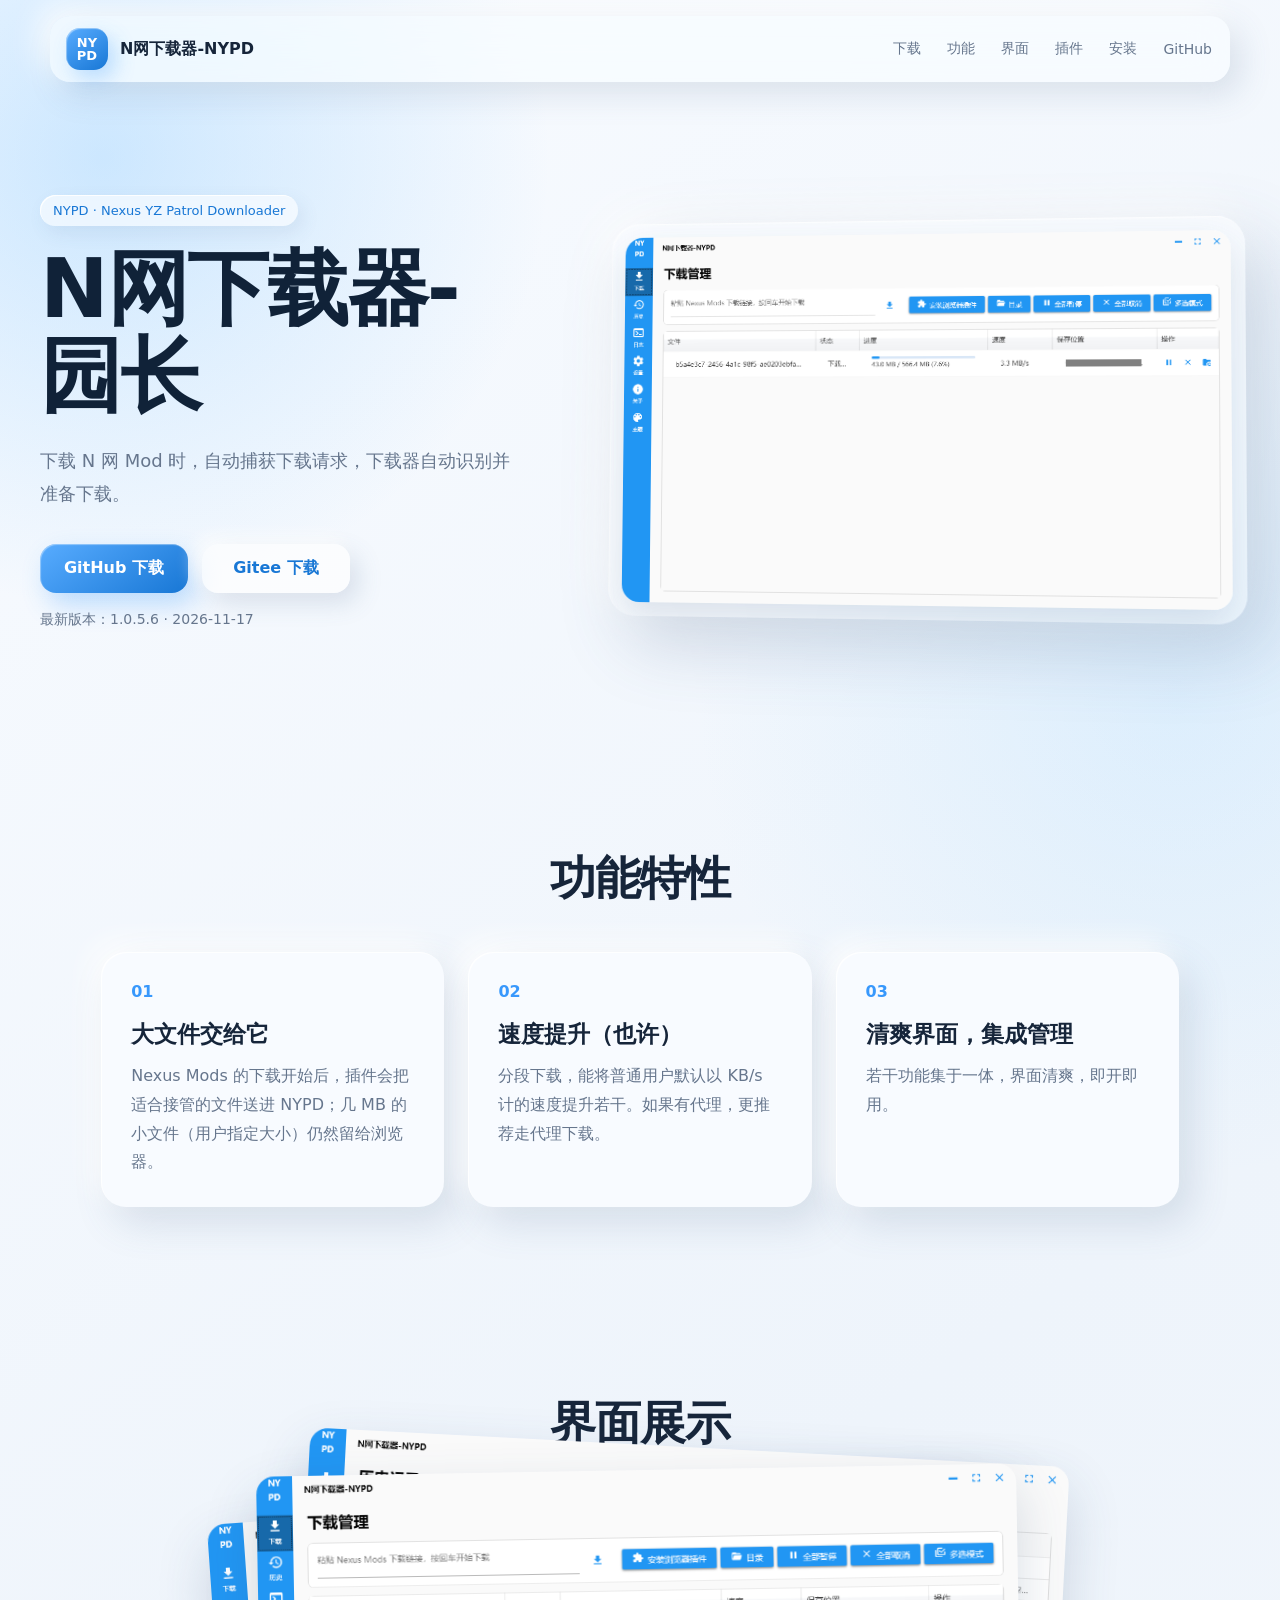
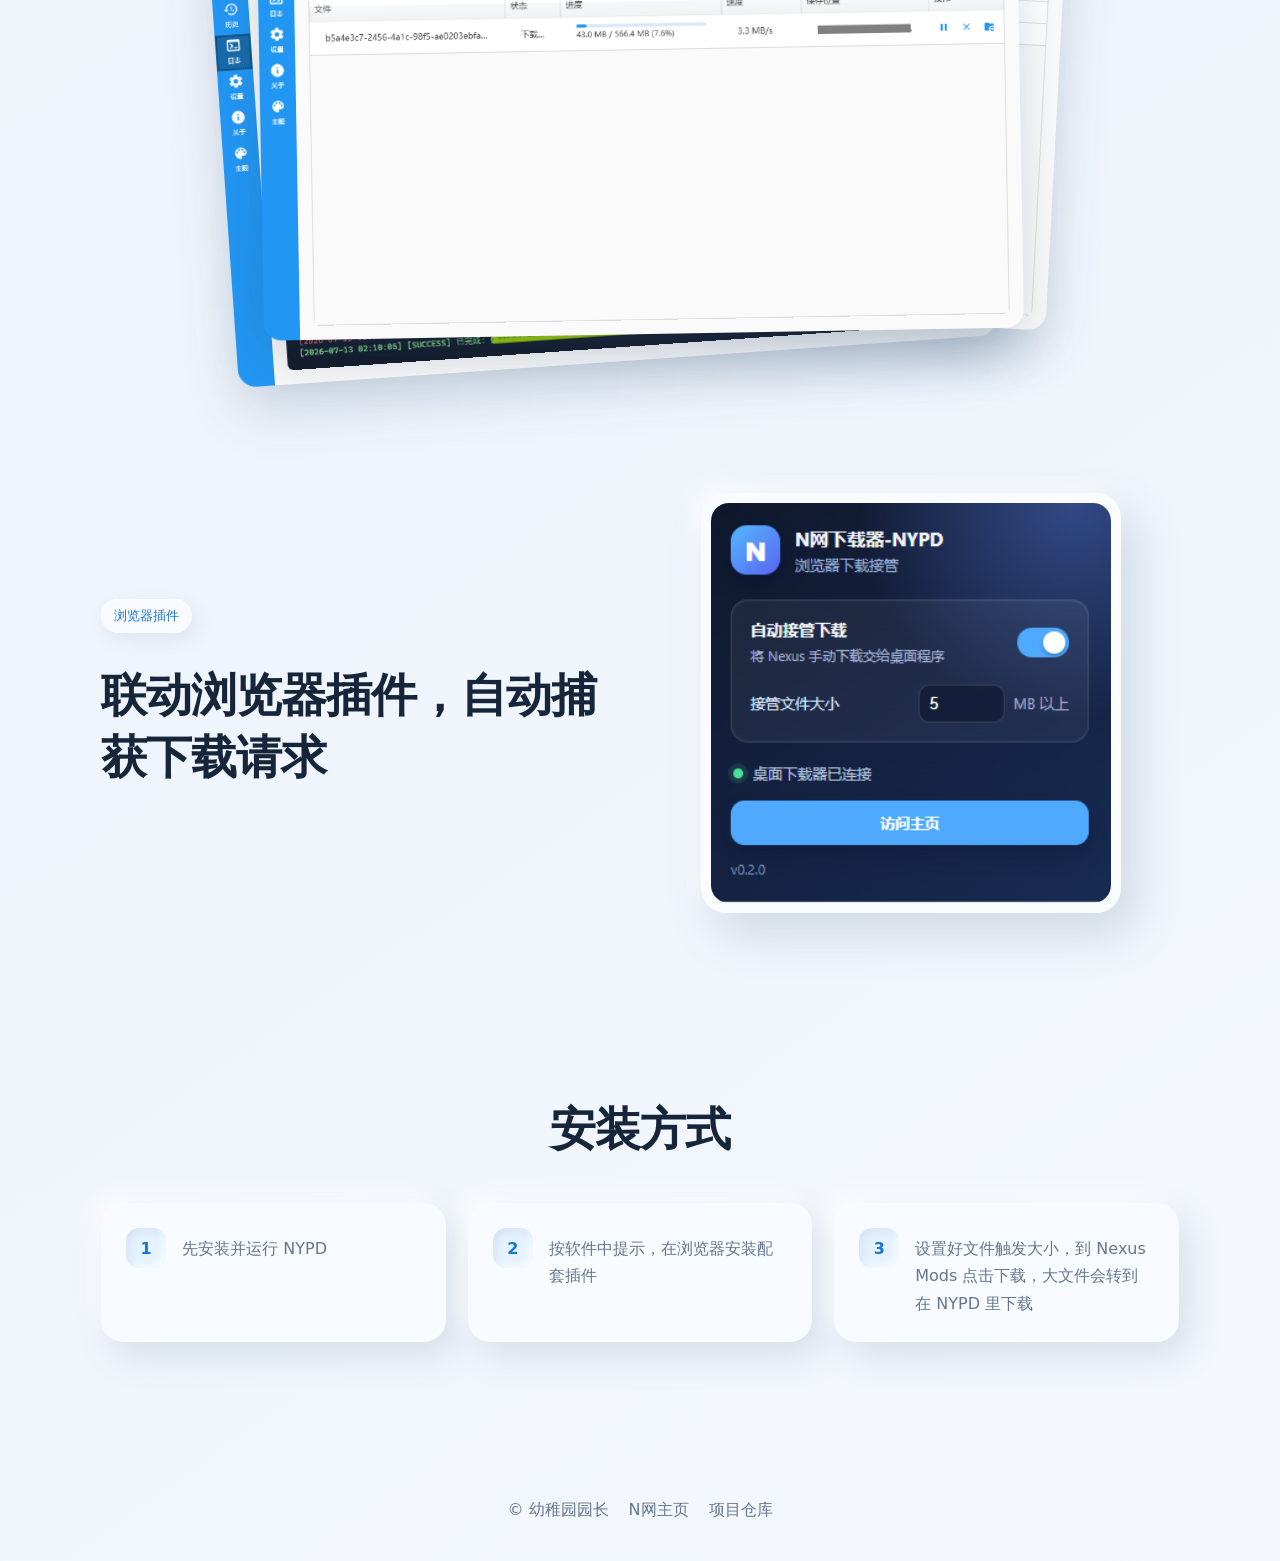
<file: .github/pages/index.html>
<!doctype html>
<html lang="zh-CN">
  <head>
    <meta charset="utf-8">
    <meta name="viewport" content="width=device-width, initial-scale=1">
    <title>N网下载器-NYPD</title>
    <meta name="description" content="N网下载器-NYPD，把 Nexus Mods 的大文件下载交给一个更顺手的本机工具。">
    <link rel="stylesheet" href="styles.css?v=20261114c">
  </head>
  <body>
    <nav class="nav">
      <a class="brand" href="#top"><span>NY<br>PD</span><strong>N网下载器-NYPD</strong></a>
      <div class="links">
        <a href="#top">下载</a>
        <a href="#features">功能</a>
        <a href="#screenshots">界面</a>
        <a href="#extension">插件</a>
        <a href="#install">安装</a>
        <a href="https://github.com/yzyyz1387/NYPD" target="_blank" rel="noopener">GitHub</a>
      </div>
    </nav>

    <header id="top" class="hero">
      <section class="hero-text">
        <p class="eyebrow">NYPD · Nexus YZ Patrol Downloader</p>
        <h1>N网下载器-园长</h1>
        <p class="lead">下载 N 网 Mod 时，自动捕获下载请求，下载器自动识别并准备下载。</p>
        <div class="actions">
          <a class="primary" href="https://github.com/yzyyz1387/NYPD/releases/latest" target="_blank" rel="noopener">GitHub 下载</a>
          <a class="secondary" href="https://gitee.com/yzyyz1387/NYPD/releases" target="_blank" rel="noopener">Gitee 下载</a>
        </div>
        <p id="version" class="version">正在获取最新版本…</p>
      </section>
      <section class="hero-shot glow-follow">
        <img src="images/downloadpage.png" alt="NYPD 下载管理页面">
      </section>
    </header>

    <main>
      <section id="features" class="section">
        <h2>功能特性</h2>
        <div class="cards">
          <article class="glow-follow">
            <span>01</span>
            <h3>大文件交给它</h3>
            <p>Nexus Mods 的下载开始后，插件会把适合接管的文件送进 NYPD；几 MB 的小文件（用户指定大小）仍然留给浏览器。</p>
          </article>
          <article class="glow-follow">
            <span>02</span>
            <h3>速度提升（也许）</h3>
            <p>分段下载，能将普通用户默认以 KB/s 计的速度提升若干。如果有代理，更推荐走代理下载。</p>
          </article>
          <article class="glow-follow">
            <span>03</span>
            <h3>清爽界面，集成管理</h3>
            <p>若干功能集于一体，界面清爽，即开即用。</p>
          </article>
        </div>
      </section>

      <section id="screenshots" class="section alt">
        <h2>界面展示</h2>
        <div class="showcase">
          <div class="screen-stack" role="button" tabindex="0" aria-label="界面展示：当前为下载管理；点击查看下一张">
            <img src="images/downloadpage.png" alt="下载管理" class="screen-img is-front">
            <img src="images/historypage.png" alt="下载历史" class="screen-img is-middle">
            <img src="images/logspage.png" alt="操作日志" class="screen-img is-back">
          </div>
        </div>
      </section>

      <section id="extension" class="section extension-section">
        <div class="extension-copy">
          <p class="eyebrow dark">浏览器插件</p>
          <h2>联动浏览器插件，自动捕获下载请求</h2>
        </div>
        <div class="extension-frame glow-follow">
          <img src="images/bowser-ex-screenshoot.png" alt="浏览器插件设置" class="extension-shot">
        </div>
      </section>

      <section id="install" class="section install">
        <h2>安装方式</h2>
        <div class="steps">
          <div class="glow-follow"><b>1</b><p>先安装并运行 NYPD</p></div>
          <div class="glow-follow"><b>2</b><p>按软件中提示，在浏览器安装配套插件</p></div>
          <div class="glow-follow"><b>3</b><p>设置好文件触发大小，到 Nexus Mods 点击下载，大文件会转到在 NYPD 里下载</p></div>
        </div>
      </section>
    </main>

    <footer>
      <span>© 幼稚园园长</span>
      <a href="https://www.nexusmods.com/profile/yzyyz1384/mods" target="_blank" rel="noopener">N网主页</a>
      <a href="https://github.com/yzyyz1387/NYPD" target="_blank" rel="noopener">项目仓库</a>
    </footer>

    <script>
      fetch("latest.json", { cache: "no-store" })
        .then(response => response.ok ? response.json() : null)
        .then(data => {
          if (!data) return;
          document.querySelector("#version").textContent = `最新版本：${data.version} · ${data.releaseDate}`;
        })
        .catch(() => {
          document.querySelector("#version").textContent = "最新版本信息暂不可用";
        });

      document.querySelectorAll(".glow-follow").forEach(element => {
        element.addEventListener("pointermove", event => {
          const rect = element.getBoundingClientRect();
          element.style.setProperty("--mx", `${event.clientX - rect.left}px`);
          element.style.setProperty("--my", `${event.clientY - rect.top}px`);
        });
      });

      const screenStack = document.querySelector(".screen-stack");
      const screens = [...screenStack.querySelectorAll(".screen-img")];
      let frontScreen = 0;
      let switchingScreen = false;

      const renderScreens = () => {
        screens.forEach(screen => screen.classList.remove("is-front", "is-middle", "is-back"));
        screens[frontScreen].classList.add("is-front");
        screens[(frontScreen + 1) % screens.length].classList.add("is-middle");
        screens[(frontScreen + 2) % screens.length].classList.add("is-back");
        screenStack.setAttribute("aria-label", `界面展示：当前为${screens[frontScreen].alt}；点击查看下一张`);
      };

      const showNextScreen = () => {
        if (switchingScreen) return;
        if (matchMedia("(prefers-reduced-motion: reduce)").matches) {
          frontScreen = (frontScreen + 1) % screens.length;
          renderScreens();
          return;
        }

        switchingScreen = true;
        screenStack.classList.add("is-cycling");
        screenStack.addEventListener("animationend", () => {
          screenStack.classList.remove("is-cycling");
          frontScreen = (frontScreen + 1) % screens.length;
          renderScreens();
          switchingScreen = false;
        }, { once: true });
      };

      screenStack.addEventListener("click", showNextScreen);
      screenStack.addEventListener("keydown", event => {
        if (event.key !== "Enter" && event.key !== " ") return;
        event.preventDefault();
        showNextScreen();
      });
    </script>
  </body>
</html>
</file>
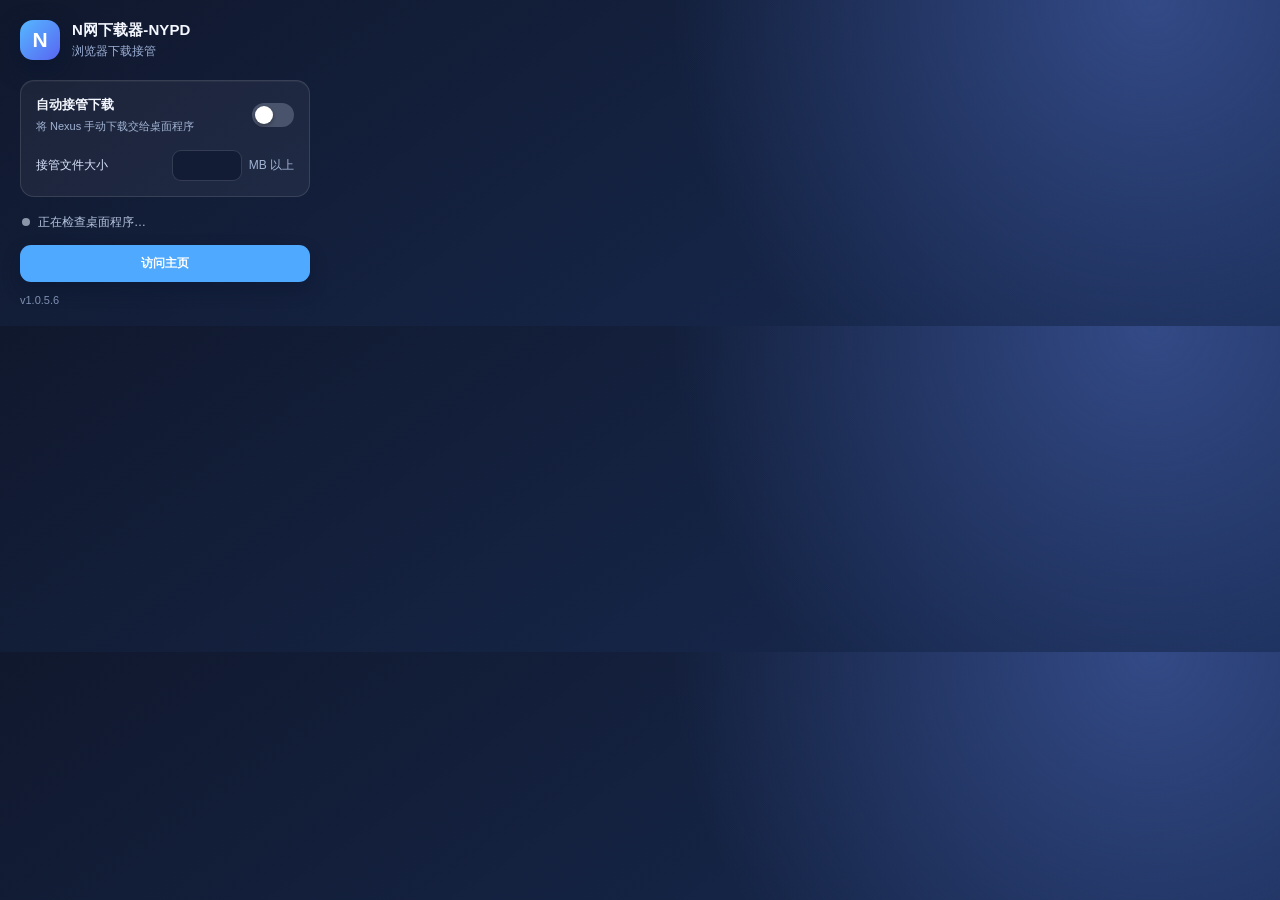
<file: extension/popup.html>
<!doctype html>
<html lang="zh-CN">
  <head>
    <meta charset="utf-8">
    <meta name="viewport" content="width=device-width, initial-scale=1">
    <link rel="stylesheet" href="popup.css">
    <title>N网下载器-NYPD</title>
  </head>
  <body>
    <main>
      <header>
        <div class="logo">N</div>
        <div><h1>N网下载器-NYPD</h1><p>浏览器下载接管</p></div>
      </header>
      <section class="card">
        <div class="row"><div><strong>自动接管下载</strong><span>将 Nexus 手动下载交给桌面程序</span></div><label class="switch"><input id="enabled" type="checkbox"><i></i></label></div>
        <div class="setting">
          <label for="minMb">接管文件大小</label>
          <div class="number"><input id="minMb" type="number" min="0" step="1"><span>MB 以上</span></div>
        </div>
      </section>
      <section class="status"><span id="dot"></span><span id="connection">正在检查桌面程序…</span></section>
      <a class="home" href="https://n.yzyyz.top/" target="_blank" rel="noopener">访问主页</a>
      <footer>v1.0.5.6</footer>
    </main>
    <script src="popup.js"></script>
  </body>
</html>
</file>
<file: .github/pages/styles.css>
:root {
  --accent: #3898fc;
  --accent-deep: #1877d5;
  --canvas: #eef4fb;
  --surface-solid: #f8fbff;
  --text: #16253a;
  --muted: #66768d;
  --light: rgba(255, 255, 255, .9);
  --shadow: rgba(77, 106, 145, .17);
  --glow: rgba(56, 152, 252, .22);
}

* { box-sizing: border-box; }
html { scroll-behavior: smooth; }
body {
  margin: 0;
  min-height: 100vh;
  overflow-x: hidden;
  color: var(--text);
  background:
    radial-gradient(circle at 8% 5%, rgba(106, 187, 255, .3), transparent 28rem),
    radial-gradient(circle at 92% 22%, rgba(163, 216, 255, .26), transparent 30rem),
    linear-gradient(145deg, #f8fbff 0%, var(--canvas) 50%, #f4f8fd 100%);
  font-family: "Segoe UI", "Microsoft YaHei", system-ui, sans-serif;
}

a { color: inherit; text-decoration: none; }
img { display: block; max-width: 100%; }

.glow-follow {
  --mx: 50%;
  --my: 50%;
  position: relative;
  overflow: hidden;
}
.glow-follow::after {
  position: absolute;
  inset: 0;
  z-index: 1;
  border-radius: inherit;
  pointer-events: none;
  background: radial-gradient(260px circle at var(--mx) var(--my), rgba(105, 191, 255, .26), rgba(56, 152, 252, .08) 38%, transparent 70%);
  opacity: 0;
  transition: opacity .22s ease;
  content: "";
}
.glow-follow:hover::after { opacity: 1; }
.glow-follow > * { position: relative; z-index: 2; }

.nav {
  position: sticky;
  top: 16px;
  z-index: 10;
  display: flex;
  align-items: center;
  justify-content: space-between;
  width: min(1180px, calc(100% - 36px));
  margin: 16px auto 0;
  padding: 12px 16px;
  border-radius: 20px;
  background: rgba(248, 252, 255, .72);
  box-shadow: 10px 12px 32px var(--shadow), -10px -10px 30px rgba(255, 255, 255, .88);
  backdrop-filter: blur(20px) saturate(130%);
}

.brand { display: inline-flex; align-items: center; gap: 12px; font-weight: 750; }
.brand span {
  display: grid;
  width: 42px;
  height: 42px;
  place-items: center;
  border-radius: 14px;
  color: #fff;
  background: linear-gradient(145deg, #58acff, var(--accent-deep));
  box-shadow: 7px 9px 20px rgba(56, 152, 252, .28), inset 1px 1px 1px rgba(255, 255, 255, .44);
  font-size: 13px;
  line-height: 1;
}

.links { display: flex; align-items: center; gap: 22px; color: var(--muted); font-size: 14px; }
.links a { padding: 8px 2px; transition: color .18s ease; }
.links a:hover { color: var(--accent-deep); }

.hero {
  display: grid;
  grid-template-columns: minmax(0, .85fr) minmax(460px, 1.15fr);
  gap: clamp(42px, 7vw, 92px);
  align-items: center;
  width: min(1240px, calc(100% - 36px));
  min-height: 690px;
  margin: 0 auto;
  padding: 76px 20px 92px;
}

.hero-text { position: relative; z-index: 2; }
.hero > * { min-width: 0; }
.eyebrow {
  display: inline-flex;
  margin: 0 0 20px;
  padding: 8px 13px;
  border-radius: 999px;
  color: var(--accent-deep);
  background: rgba(255, 255, 255, .58);
  box-shadow: inset 1px 1px 0 var(--light), 5px 7px 18px rgba(77, 106, 145, .1);
  font-size: 13px;
  backdrop-filter: blur(12px);
}
.eyebrow.dark { color: var(--accent-deep); }

h1 {
  margin: 0;
  color: #102238;
  font-size: clamp(48px, 7vw, 82px);
  line-height: 1.06;
  letter-spacing: -2px;
}
.lead { max-width: 600px; margin: 24px 0 0; color: var(--muted); font-size: 18px; line-height: 1.85; }
.actions { display: flex; flex-wrap: wrap; gap: 14px; margin: 34px 0 18px; }
.actions a {
  display: inline-flex;
  align-items: center;
  justify-content: center;
  min-width: 148px;
  padding: 14px 22px;
  border-radius: 16px;
  font-weight: 750;
  transition: transform .18s ease, box-shadow .18s ease;
}
.actions a:hover { transform: translateY(-3px); }
.primary {
  color: #fff;
  background: linear-gradient(145deg, #58acff, var(--accent-deep));
  box-shadow: 8px 12px 26px rgba(56, 152, 252, .3), inset 1px 1px 1px rgba(255, 255, 255, .4);
}
.secondary {
  color: var(--accent-deep);
  background: rgba(255, 255, 255, .68);
  box-shadow: 8px 10px 24px var(--shadow), -6px -6px 18px rgba(255, 255, 255, .88);
}
.version { color: var(--muted); font-size: 14px; }

.hero-shot {
  padding: 14px;
  border-radius: 28px;
  background: rgba(255, 255, 255, .42);
  box-shadow: 20px 26px 70px rgba(62, 91, 130, .22), -14px -14px 44px rgba(255, 255, 255, .8), inset 1px 1px 1px rgba(255, 255, 255, .7);
  backdrop-filter: blur(18px) saturate(125%);
  transform: perspective(1200px) rotateY(-5deg) rotateX(2deg);
  transition: transform .65s cubic-bezier(.2, .8, .2, 1), box-shadow .65s cubic-bezier(.2, .8, .2, 1);
}
.hero-shot img { width: 100%; border-radius: 18px; box-shadow: 0 16px 36px rgba(42, 71, 111, .14); }
.hero-shot:hover {
  transform: perspective(1200px) rotateY(-2deg) translateY(-10px);
  box-shadow: 24px 34px 82px rgba(62, 91, 130, .25), -14px -14px 44px rgba(255, 255, 255, .85), 0 0 52px var(--glow);
}

.section {
  width: min(1180px, calc(100% - 36px));
  margin: 0 auto 34px;
  padding: 76px clamp(18px, 4vw, 58px);
}
.section h2 { margin: 0 0 42px; text-align: center; font-size: clamp(30px, 4vw, 46px); letter-spacing: -1px; }
.section-lead { max-width: 720px; margin: -22px auto 36px; color: var(--muted); text-align: center; line-height: 1.8; }
.cards {
  display: grid;
  grid-template-columns: repeat(3, minmax(0, 1fr));
  gap: 24px;
}
.cards article {
  padding: 30px;
  border-radius: 25px;
  background: var(--surface-solid);
  box-shadow: 12px 16px 38px var(--shadow), -10px -10px 28px rgba(255, 255, 255, .9), inset 1px 1px 1px rgba(255, 255, 255, .95);
  transition: transform .24s ease, box-shadow .24s ease;
}
.cards article:hover {
  transform: translateY(-7px);
  box-shadow: 16px 24px 52px rgba(77, 106, 145, .19), -10px -10px 28px rgba(255, 255, 255, .94), 0 0 32px var(--glow);
}
.cards span { color: var(--accent); font-weight: 850; }
.cards h3 { margin: 18px 0 12px; font-size: 23px; }
.cards p { margin: 0; color: var(--muted); line-height: 1.8; }

.showcase {
  display: block;
}
.screen-stack {
  position: relative;
  min-height: 410px;
  perspective: 1200px;
  cursor: pointer;
  outline: none;
}
.screen-stack:focus-visible {
  outline: 3px solid rgba(56, 152, 252, .45);
  outline-offset: 12px;
  border-radius: 18px;
}
.screen-img {
  position: absolute;
  left: 50%;
  top: 50%;
  width: min(88%, 760px);
  height: auto;
  border-radius: 18px;
  background: #fff;
  box-shadow: 0 22px 54px rgba(45, 73, 112, .19);
  pointer-events: none;
  user-select: none;
  will-change: transform;
  transition: transform .65s cubic-bezier(.2, .8, .2, 1), box-shadow .65s cubic-bezier(.2, .8, .2, 1);
}
.screen-img.is-front { z-index: 3; transform: translate(-50%, -50%) rotate(-1deg); }
.screen-img.is-middle { z-index: 2; transform: translate(-45%, -55%) rotate(3deg); }
.screen-img.is-back { z-index: 1; transform: translate(-55%, -44%) rotate(-4deg); }
.screen-stack:not(.is-cycling):hover .is-front { transform: translate(-57%, -57%) rotate(-6deg); }
.screen-stack:not(.is-cycling):hover .is-middle { transform: translate(-42%, -54%) rotate(6deg); }
.screen-stack:not(.is-cycling):hover .is-back { transform: translate(-58%, -38%) rotate(-9deg); }
.screen-stack:hover .screen-img { box-shadow: 0 30px 70px rgba(45, 73, 112, .24); }
.screen-stack.is-cycling .is-front { animation: screen-front-to-back .68s cubic-bezier(.55, 0, .2, 1) forwards; }
.screen-stack.is-cycling .is-middle { animation: screen-middle-to-front .68s cubic-bezier(.2, .8, .2, 1) forwards; }
.screen-stack.is-cycling .is-back { animation: screen-back-to-middle .68s cubic-bezier(.2, .8, .2, 1) forwards; }

@keyframes screen-front-to-back {
  0% { z-index: 4; transform: translate(-50%, -50%) rotate(-1deg); }
  45% { z-index: 4; transform: translate(14%, -45%) rotate(9deg) scale(.94); }
  55% { z-index: 1; }
  100% { z-index: 1; transform: translate(-55%, -44%) rotate(-4deg); }
}
@keyframes screen-middle-to-front {
  0% { z-index: 2; transform: translate(-45%, -55%) rotate(3deg); }
  48% { z-index: 2; transform: translate(-64%, -59%) rotate(-7deg) scale(.98); }
  55% { z-index: 3; }
  100% { z-index: 3; transform: translate(-50%, -50%) rotate(-1deg); }
}
@keyframes screen-back-to-middle {
  from { transform: translate(-55%, -44%) rotate(-4deg); }
  to { transform: translate(-45%, -55%) rotate(3deg); }
}
.extension-section {
  display: grid;
  grid-template-columns: minmax(280px, .9fr) minmax(260px, 420px);
  gap: clamp(34px, 7vw, 84px);
  align-items: center;
}
.extension-copy h2 { margin: 12px 0 18px; text-align: left; }
.extension-frame {
  width: min(100%, 420px);
  padding: 10px;
  border-radius: 25px;
  background: rgba(255, 255, 255, .62);
  box-shadow: 14px 20px 48px rgba(62, 91, 130, .2), -8px -8px 24px rgba(255, 255, 255, .86);
  transition: transform .42s cubic-bezier(.2, .8, .2, 1), box-shadow .42s cubic-bezier(.2, .8, .2, 1);
}
.extension-shot { width: 100%; height: auto; border-radius: 18px; background: #fff; }
.extension-frame:hover {
  transform: rotate(1.5deg) translateY(-10px);
  box-shadow: 18px 28px 62px rgba(62, 91, 130, .24), 0 0 38px var(--glow);
}

.install { padding-bottom: 92px; }
.steps {
  display: grid;
  grid-template-columns: repeat(3, minmax(0, 1fr));
  gap: 22px;
}
.steps div {
  display: flex;
  gap: 16px;
  padding: 25px;
  border-radius: 22px;
  background: var(--surface-solid);
  box-shadow: 10px 14px 34px var(--shadow), -8px -8px 22px rgba(255, 255, 255, .88);
}
.steps b {
  display: grid;
  flex: 0 0 40px;
  height: 40px;
  place-items: center;
  border-radius: 13px;
  color: var(--accent-deep);
  background: #e5f2ff;
  box-shadow: inset 3px 3px 8px rgba(72, 116, 162, .12), inset -3px -3px 7px rgba(255, 255, 255, .9);
}
.steps p { margin: 7px 0 0; color: var(--muted); line-height: 1.7; }

footer {
  display: flex;
  justify-content: center;
  gap: 20px;
  padding: 32px 20px 40px;
  color: var(--muted);
}
footer a:hover { color: var(--accent-deep); }

a:focus-visible {
  outline: 3px solid rgba(56, 152, 252, .38);
  outline-offset: 4px;
  border-radius: 6px;
}

@media (max-width: 900px) {
  .nav { top: 10px; }
  .brand strong { display: none; }
  .links { display: flex; }
  .links a { display: none; }
  .links a:first-child {
    display: inline-flex;
    padding: 9px 16px;
    border-radius: 12px;
    color: #fff;
    background: linear-gradient(145deg, #58acff, var(--accent-deep));
    box-shadow: 6px 8px 18px rgba(56, 152, 252, .25);
    font-weight: 700;
  }
  .hero { grid-template-columns: 1fr; min-height: auto; padding-top: 72px; }
  .hero h1 { font-size: clamp(36px, 7vw, 52px); letter-spacing: -1px; }
  .actions { display: grid; grid-template-columns: repeat(2, minmax(0, 1fr)); gap: 10px; }
  .actions a { min-width: 0; white-space: nowrap; }
  .hero-shot { transform: none; }
  .cards, .steps, .extension-section { grid-template-columns: 1fr; }
  .screen-stack { min-height: 350px; }
  .screen-img { width: 94%; }
  .extension-copy h2 { text-align: center; }
  .extension-copy { text-align: center; }
  .extension-frame { margin: 0 auto; }
  footer { flex-direction: column; align-items: center; }
}

@media (max-width: 560px) {
  .nav {
    top: 8px;
    width: min(340px, calc(100% - 20px));
    margin: 8px 0 0 10px;
    padding: 10px 12px;
    border-radius: 17px;
  }
  .brand span { width: 40px; height: 40px; border-radius: 13px; }
  .hero {
    width: min(340px, calc(100% - 20px));
    gap: 44px;
    margin: 0 0 0 10px;
    padding: 62px 0 64px;
  }
  .hero h1 {
    font-size: 34px;
    letter-spacing: -1px;
    white-space: nowrap;
  }
  .eyebrow { margin-bottom: 16px; padding: 7px 11px; font-size: 12px; }
  .lead { margin-top: 20px; font-size: 16px; line-height: 1.75; }
  .actions { margin-top: 28px; }
  .actions a { min-width: 0; padding: 13px 8px; border-radius: 14px; font-size: 14px; }
  .hero-shot { padding: 8px; border-radius: 20px; }
  .hero-shot img { border-radius: 14px; }
  .section { width: min(340px, calc(100% - 20px)); margin: 0 0 18px 10px; padding: 50px 16px; }
  .section h2 { margin-bottom: 30px; font-size: 30px; }
  .cards { gap: 18px; }
  .cards article { padding: 24px; border-radius: 21px; }
  .screen-stack { min-height: min(72vw, 280px); }
  .screen-img { width: 98%; border-radius: 12px; }
  .extension-frame { padding: 7px; border-radius: 20px; }
  .steps div { padding: 21px; }
  .version { font-size: 13px; }
  footer { width: min(340px, calc(100% - 20px)); margin-left: 10px; }
}

@media (prefers-reduced-motion: reduce) {
  html { scroll-behavior: auto; }
  *, *::before, *::after { transition: none !important; }
  .glow-follow::after { display: none; }
  .screen-stack.is-cycling .screen-img { animation: none !important; }
}
</file>
<file: extension/popup.css>
:root { color-scheme: dark; font-family: "Segoe UI", "Microsoft YaHei", sans-serif; }
* { box-sizing: border-box; }
body { margin: 0; width: 330px; color: #f4f7ff; background: radial-gradient(circle at 90% 0%, #334a87 0, transparent 40%), linear-gradient(145deg, #10182d, #182b53); }
main { padding: 20px; }
header { display: flex; align-items: center; gap: 12px; margin-bottom: 20px; }
.logo { display: grid; width: 40px; height: 40px; place-items: center; border-radius: 13px; color: white; font-weight: 800; font-size: 21px; background: linear-gradient(135deg, #55b8ff, #5965f2); box-shadow: 0 8px 22px #06122d88; }
h1 { margin: 0; font-size: 15px; letter-spacing: .1px; } p { margin: 3px 0 0; color: #9db0d5; font-size: 12px; }
.card { border: 1px solid #ffffff1e; border-radius: 14px; background: #ffffff0d; box-shadow: inset 0 1px #ffffff0b; }
.row { display: flex; align-items: center; justify-content: space-between; padding: 15px; gap: 16px; } strong { display: block; font-size: 13px; } .row span { display: block; margin-top: 5px; color: #a2b3d4; font-size: 11px; line-height: 1.45; }
.setting { display: flex; align-items: center; justify-content: space-between; gap: 12px; padding: 0 15px 15px; color: #dce7ff; font-size: 12px; }
.number { display: flex; align-items: center; gap: 7px; color: #a2b3d4; }
.number input { width: 70px; padding: 7px 8px; border: 1px solid #ffffff24; border-radius: 9px; outline: none; color: #fff; background: #0d1730a8; }
.number input:focus { border-color: #4fa9ff; box-shadow: 0 0 0 3px #4fa9ff25; }
.switch { position: relative; flex: 0 0 42px; height: 24px; cursor: pointer; } .switch input { position: absolute; opacity: 0; } .switch i { display: block; width: 42px; height: 24px; border-radius: 20px; background: #49536b; transition: .2s; } .switch i::after { position: absolute; top: 3px; left: 3px; width: 18px; height: 18px; border-radius: 50%; background: white; content: ""; box-shadow: 0 2px 4px #0005; transition: .2s; } .switch input:checked + i { background: #4fa9ff; } .switch input:checked + i::after { transform: translateX(18px); }
.status { display: flex; align-items: center; gap: 8px; margin: 17px 2px 14px; color: #b5c4df; font-size: 12px; } #dot { width: 8px; height: 8px; border-radius: 50%; background: #8b96aa; } #dot.online { background: #4be09b; box-shadow: 0 0 0 4px #4be09b20; } #dot.offline { background: #fb7b86; }
.home { display: block; margin: 0 0 12px; padding: 10px 12px; border-radius: 11px; color: white; background: #4fa9ff; font-size: 12px; font-weight: 700; text-align: center; text-decoration: none; box-shadow: 0 8px 18px #06122d55; }
.home:hover { background: #69b7ff; }
footer { color: #7f90b1; font-size: 11px; } footer span { margin: 0 6px; }
</file>
